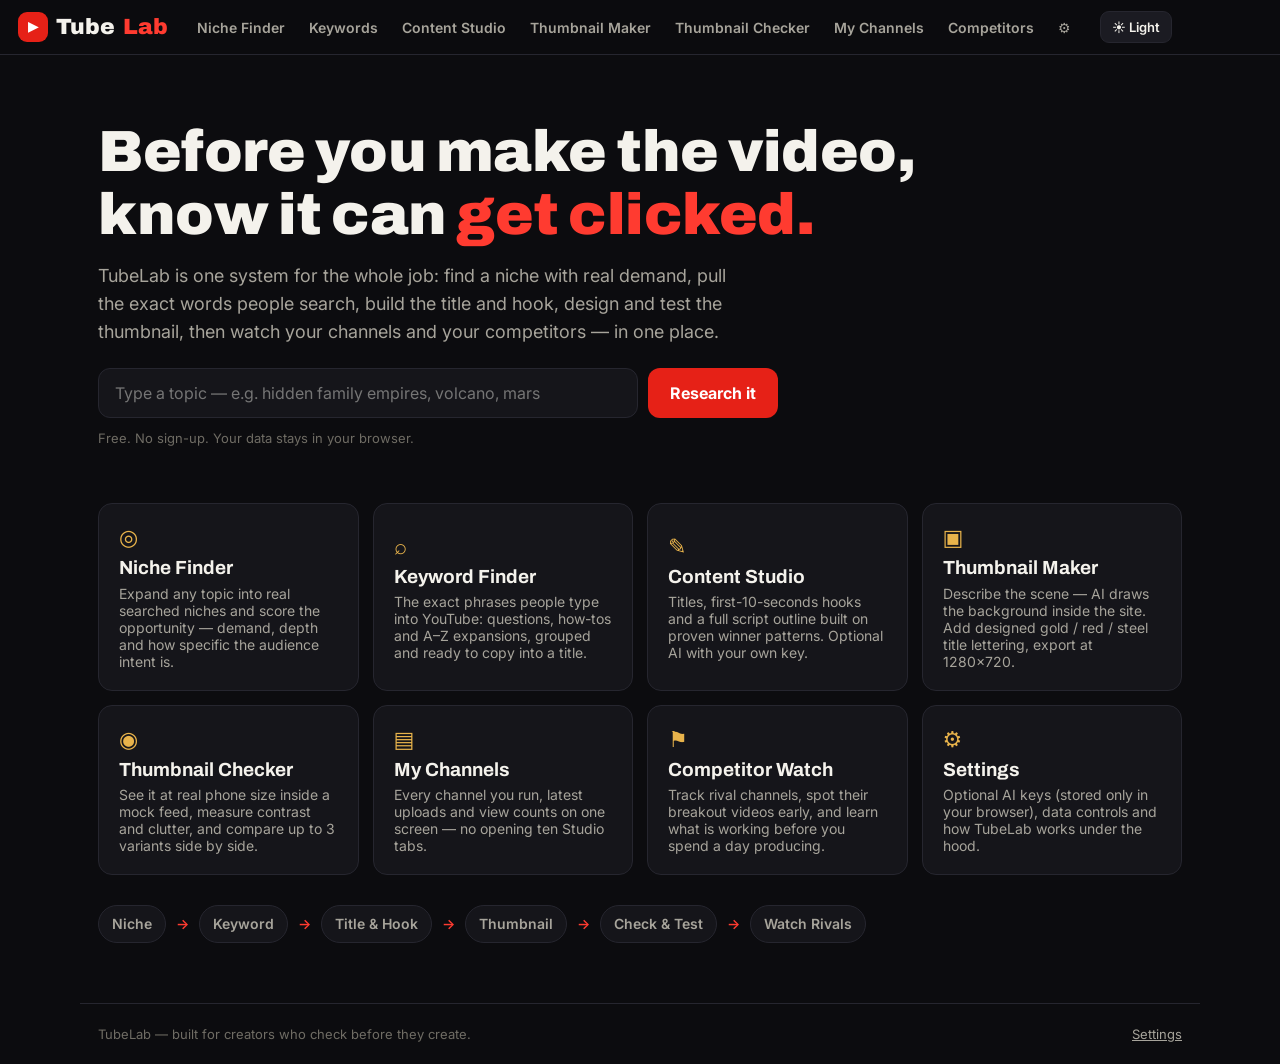
<file: index.html>
<!DOCTYPE html>
<html lang="en">
<head>
<meta charset="UTF-8">
<meta name="viewport" content="width=device-width, initial-scale=1.0">
<title>TubeLab — Free YouTube Growth Tools: Niche, Keywords, Titles & Thumbnails</title>
<meta name="description" content="TubeLab is a free all-in-one YouTube growth system: niche finder, keyword finder, AI title & hook studio, thumbnail maker, thumbnail checker, channel tracker and competitor watch. Built for creators who want views, not guesswork.">
<meta name="robots" content="index, follow">
<link rel="canonical" href="https://khuramshahzadmarar10-afk.github.io/tubelab/">
<meta property="og:type" content="website">
<meta property="og:title" content="TubeLab — YouTube Growth System">
<meta property="og:description" content="Find the niche, the keyword, the title and the thumbnail — before you make the video. Free YouTube creator tools in one place.">
<meta property="og:url" content="https://khuramshahzadmarar10-afk.github.io/tubelab/">
<meta name="twitter:card" content="summary_large_image">
<meta name="theme-color" content="#0c0c0f">
<link rel="icon" href="data:image/svg+xml,%3Csvg xmlns='http://www.w3.org/2000/svg' viewBox='0 0 64 64'%3E%3Crect width='64' height='64' rx='14' fill='%23e62117'/%3E%3Cpath d='M26 20l18 12-18 12z' fill='white'/%3E%3C/svg%3E">
<link rel="preconnect" href="https://fonts.googleapis.com">
<link href="https://fonts.googleapis.com/css2?family=Archivo:wght@500;700;900&family=Inter:wght@400;500;600&display=swap" rel="stylesheet">
<link rel="stylesheet" href="styles.css?v=20261113e">
<script type="application/ld+json">
{"@context":"https://schema.org","@type":"WebApplication","name":"TubeLab","url":"https://khuramshahzadmarar10-afk.github.io/tubelab/","applicationCategory":"BusinessApplication","operatingSystem":"Any","offers":{"@type":"Offer","price":"0","priceCurrency":"USD"},"description":"Free YouTube growth tools: niche finder, keyword finder, title and hook studio, thumbnail maker and checker, channel tracker and competitor watch."}
</script>
</head>
<body>
<header class="topbar">
  <a class="brand" href="#" data-nav="home"><span class="brand-mark">▶</span> Tube<em>Lab</em></a>
  <nav class="mainnav" id="mainNav">
    <button data-nav="niche">Niche Finder</button>
    <button data-nav="keywords">Keywords</button>
    <button data-nav="content">Content Studio</button>
    <button data-nav="maker">Thumbnail Maker</button>
    <button data-nav="checker">Thumbnail Checker</button>
    <button data-nav="channels">My Channels</button>
    <button data-nav="competitors">Competitors</button>
    <button data-nav="settings" class="nav-gear" title="Settings">⚙</button>
  </nav>
  <button id="themeToggle" class="theme-btn" title="Light / dark look">☀ Light</button>
</header>

<main>
  <!-- HOME -->
  <section class="page active" id="page-home">
    <div class="hero">
      <h1>Before you make the video,<br>know it can <span class="hl">get clicked.</span></h1>
      <p class="hero-sub">TubeLab is one system for the whole job: find a niche with real demand, pull the exact words people search, build the title and hook, design and test the thumbnail, then watch your channels and your competitors — in one place.</p>
      <form class="hero-search" id="heroSearch">
        <input type="text" id="heroSeed" placeholder="Type a topic — e.g. hidden family empires, volcano, mars" autocomplete="off">
        <button type="submit">Research it</button>
      </form>
      <p class="hero-note">Free. No sign-up. Your data stays in your browser.</p>
    </div>
    <div class="tool-grid">
      <button class="tool-card" data-nav="niche"><span class="tc-ico">◎</span><h3>Niche Finder</h3><p>Expand any topic into real searched niches and score the opportunity — demand, depth and how specific the audience intent is.</p></button>
      <button class="tool-card" data-nav="keywords"><span class="tc-ico">⌕</span><h3>Keyword Finder</h3><p>The exact phrases people type into YouTube: questions, how-tos and A–Z expansions, grouped and ready to copy into a title.</p></button>
      <button class="tool-card" data-nav="content"><span class="tc-ico">✎</span><h3>Content Studio</h3><p>Titles, first-10-seconds hooks and a full script outline built on proven winner patterns. Optional AI with your own key.</p></button>
      <button class="tool-card" data-nav="maker"><span class="tc-ico">▣</span><h3>Thumbnail Maker</h3><p>Describe the scene — AI draws the background inside the site. Add designed gold / red / steel title lettering, export at 1280×720.</p></button>
      <button class="tool-card" data-nav="checker"><span class="tc-ico">◉</span><h3>Thumbnail Checker</h3><p>See it at real phone size inside a mock feed, measure contrast and clutter, and compare up to 3 variants side by side.</p></button>
      <button class="tool-card" data-nav="channels"><span class="tc-ico">▤</span><h3>My Channels</h3><p>Every channel you run, latest uploads and view counts on one screen — no opening ten Studio tabs.</p></button>
      <button class="tool-card" data-nav="competitors"><span class="tc-ico">⚑</span><h3>Competitor Watch</h3><p>Track rival channels, spot their breakout videos early, and learn what is working before you spend a day producing.</p></button>
      <button class="tool-card" data-nav="settings"><span class="tc-ico">⚙</span><h3>Settings</h3><p>Optional AI keys (stored only in your browser), data controls and how TubeLab works under the hood.</p></button>
    </div>
    <div class="flow-strip">
      <span>Niche</span><i>→</i><span>Keyword</span><i>→</i><span>Title &amp; Hook</span><i>→</i><span>Thumbnail</span><i>→</i><span>Check &amp; Test</span><i>→</i><span>Watch Rivals</span>
    </div>
  </section>

  <!-- NICHE -->
  <section class="page" id="page-niche">
    <div class="page-head"><h2>Niche Finder</h2><p>Type a broad topic. TubeLab pulls what people actually search around it and scores each niche: <b>Demand</b> (how much search surrounds it), <b>Depth</b> (how many sub-topics exist) and <b>Intent</b> (how specific the searches are — specific usually clicks better).</p></div>
    <form class="searchbar" id="nicheForm">
      <input type="text" id="nicheSeed" placeholder="Broad topic — e.g. ocean, history, space, money" autocomplete="off">
      <button type="submit">Find niches</button>
    </form>
    <div class="status" id="nicheStatus"></div>
    <div class="results" id="nicheResults"></div>
  </section>

  <!-- KEYWORDS -->
  <section class="page" id="page-keywords">
    <div class="page-head"><h2>Keyword Finder</h2><p>The exact phrases people type into YouTube, pulled live from YouTube's own suggestions. Use the winning phrase as your title's first words — that is what the search bar rewards.</p></div>
    <form class="searchbar" id="kwForm">
      <input type="text" id="kwSeed" placeholder="Seed keyword — e.g. black hole, roman empire, dumbbell row" autocomplete="off">
      <button type="submit">Find keywords</button>
    </form>
    <div class="toolbar hidden" id="kwToolbar">
      <button class="chip-btn" id="kwCopy">Copy all</button>
      <button class="chip-btn" id="kwCsv">Download CSV</button>
      <span class="toolbar-note" id="kwCount"></span>
    </div>
    <div class="status" id="kwStatus"></div>
    <div class="results" id="kwResults"></div>
  </section>

  <!-- CONTENT STUDIO -->
  <section class="page" id="page-content">
    <div class="page-head"><h2>Content Studio</h2><p>Give it a topic (best: a keyword phrase from the Keyword Finder). It builds titles on winner patterns, a first-10-seconds hook that shows the topic itself, and a script outline with beats. If you add an AI key in Settings, the AI button writes fuller versions.</p></div>
    <form class="searchbar" id="contentForm">
      <input type="text" id="contentTopic" placeholder="Topic / keyword phrase — e.g. why the mars family hid their empire" autocomplete="off">
      <button type="submit">Build package</button>
      <button type="button" class="ghost-btn" id="contentAi">Build with AI ✦</button>
    </form>
    <div class="status" id="contentStatus"></div>
    <div class="results" id="contentResults"></div>
  </section>

  <!-- THUMBNAIL MAKER -->
  <section class="page" id="page-maker">
    <div class="page-head"><h2>Thumbnail Maker</h2><p>Design the whole thumbnail inside TubeLab. One dominant subject, a short hook, designed lettering — the pattern that wins the click. Export at full 1280×720.</p></div>
    <div class="maker-wrap">
      <div class="maker-controls">
        <div class="ai-box">
          <label class="fld"><span>AI background — describe the scene, AI draws it here</span>
            <textarea id="mkAiPrompt" rows="2" placeholder="e.g. a giant dragon flying over a burning medieval castle, storm sky, cinematic"></textarea>
          </label>
          <label class="fld"><span>Look — bright or dark?</span>
            <select id="mkMood">
              <option value="auto" selected>Match the topic (auto)</option>
              <option value="bright">Bright &amp; colorful</option>
              <option value="dark">Dark &amp; dramatic</option>
            </select>
          </label>
          <button class="primary-btn" id="mkAiGen" type="button">Generate AI background</button>
          <p class="mini-note" id="mkAiStatus">Free, no key, no login. One strong subject works best. Not happy? Press again — a new version comes.</p>
        </div>
        <label class="fld"><span>…or upload your own background image</span>
          <input type="file" id="mkBgFile" accept="image/*">
        </label>
        <label class="fld"><span>…or a scene</span>
          <select id="mkScene">
            <option value="">Choose a built-in scene</option>
            <option value="cinema">Cinematic dark</option>
            <option value="fire">Fire &amp; sparks</option>
            <option value="ocean">Deep ocean</option>
            <option value="space">Space black</option>
            <option value="gold">Royal gold</option>
            <option value="forest">Dark forest</option>
          </select>
        </label>
        <label class="fld"><span>…or stock photo URL</span>
          <input type="url" id="mkBgUrl" placeholder="https://… (image link)">
        </label>
        <label class="fld"><span>Title text (keep it 2–4 words)</span>
          <textarea id="mkText" rows="2" placeholder="THE LAST EMPIRE"></textarea>
        </label>
        <label class="fld"><span>Lettering style</span>
          <select id="mkStyle">
            <option value="gold">Metallic gold logo</option>
            <option value="red">Red alarm</option>
            <option value="steel">Steel epic</option>
            <option value="clean">Clean white bold</option>
          </select>
        </label>
        <label class="fld"><span>Text size <b id="mkSizeVal">92</b></span>
          <input type="range" id="mkSize" min="40" max="170" value="92">
        </label>
        <label class="fld"><span>Text position</span>
          <select id="mkPos"><option value="bottom">Bottom</option><option value="top">Top</option><option value="center">Center</option></select>
        </label>
        <label class="fld check"><input type="checkbox" id="mkBadge" checked> <span>“4K ULTRA HD” badge (top-right)</span></label>
        <label class="fld"><span>Darken background <b id="mkDarkVal">15%</b></span>
          <input type="range" id="mkDark" min="0" max="80" value="15">
        </label>
        <div class="btn-row">
          <button class="primary-btn" id="mkExport">Download PNG</button>
          <button class="ghost-btn" id="mkToChecker">Send to Checker</button>
        </div>
        <p class="mini-note">Tip: one face or one object filling the frame beats a busy scene. Let the picture pose the problem; the title explains it.</p>
      </div>
      <div class="maker-stage">
        <canvas id="mkCanvas" width="1280" height="720"></canvas>
        <div class="phone-peek"><span>Phone size:</span><canvas id="mkMini" width="320" height="180"></canvas></div>
      </div>
    </div>
  </section>

  <!-- THUMBNAIL CHECKER -->
  <section class="page" id="page-checker">
    <div class="page-head"><h2>Thumbnail Checker</h2><p>Upload up to 3 variants. TubeLab shows each at real feed sizes on a phone, measures brightness, contrast and visual clutter, and gives each a click-readiness score — the same checks to run before a Studio A/B test.</p></div>
    <label class="dropzone" id="ckDrop">
      <input type="file" id="ckFiles" accept="image/*" multiple hidden>
      <span>Tap to add thumbnails (up to 3)</span>
    </label>
    <div class="checker-grid" id="ckGrid"></div>
  </section>

  <!-- MY CHANNELS -->
  <section class="page" id="page-channels">
    <div class="page-head"><h2>My Channels</h2><p>Your whole fleet on one screen: latest uploads and public view counts, straight from YouTube's public feeds. Hit refresh on any channel — or all of them.</p></div>
    <div class="toolbar">
      <button class="chip-btn" id="chRefreshAll">Refresh all</button>
      <span class="toolbar-note" id="chUpdated"></span>
    </div>
    <div class="channel-grid" id="chGrid"></div>
    <form class="searchbar slim" id="chAddForm">
      <input type="text" id="chAddInput" placeholder="Add a channel: paste channel ID (UC…) or @handle" autocomplete="off">
      <button type="submit">Add channel</button>
    </form>
  </section>

  <!-- COMPETITORS -->
  <section class="page" id="page-competitors">
    <div class="page-head"><h2>Competitor Watch</h2><p>Add rival channels and TubeLab keeps their latest videos here, flagging <b>breakouts</b> — videos performing far above that channel's own normal numbers. A breakout is a proven topic: study it, then beat it with your own angle.</p></div>
    <form class="searchbar" id="compForm">
      <input type="text" id="compInput" placeholder="Competitor: paste channel ID (UC…) or @handle" autocomplete="off">
      <button type="submit">Watch channel</button>
    </form>
    <div class="status" id="compStatus"></div>
    <div class="channel-grid" id="compGrid"></div>
  </section>

  <!-- SETTINGS -->
  <section class="page" id="page-settings">
    <div class="page-head"><h2>Settings</h2><p><b>You do not need anything on this page.</b> TubeLab runs 100% without any key and without any login. The key boxes below are an optional extra for the AI writer in Content Studio — most people never open them.</p></div>
    <details class="settings-card adv">
      <summary>Advanced (optional) — AI writer keys</summary>
      <label class="fld"><span>Gemini API key (Google AI Studio)</span><input type="password" id="keyGemini" placeholder="Optional — leave empty"></label>
      <label class="fld"><span>OpenRouter API key</span><input type="password" id="keyOpenrouter" placeholder="Optional — leave empty"></label>
      <label class="fld"><span>Groq API key</span><input type="password" id="keyGroq" placeholder="Optional — leave empty"></label>
      <div class="btn-row"><button class="primary-btn" id="keysSave">Save keys in this browser</button><button class="ghost-btn" id="keysClear">Remove keys</button></div>
      <p class="mini-note" id="keysStatus">Keys are stored only in this browser — never sent anywhere except the provider you chose.</p>
    </details>
    <div class="settings-card">
      <h3>Your data</h3>
      <p class="mini-note">Watched competitors, added channels and cached channel feeds live in this browser's local storage. Nothing is uploaded to a TubeLab server — there isn't one.</p>
      <div class="btn-row"><button class="ghost-btn" id="dataWipe">Clear all TubeLab data</button></div>
    </div>
    <div class="settings-card">
      <h3>How it works</h3>
      <p class="mini-note">Keywords &amp; niches come from YouTube's own public suggestion feed, fetched live. Channel and competitor videos come from YouTube's public RSS feeds (through a public CORS helper when the browser needs one). Thumbnails are designed and measured entirely on your device with the canvas. Scores are transparent heuristics — the breakdown is always shown, never a black box.</p>
    </div>
  </section>
</main>

<footer class="foot">
  <span>TubeLab — built for creators who check before they create.</span>
  <span class="foot-links"><a href="#" data-nav="settings">Settings</a></span>
</footer>

<script src="app.js?v=20261113e"></script>
</body>
</html>
</file>
<file: styles.css>
:root{
  --bg:#0c0c0f; --panel:#15151a; --panel2:#1b1b22; --line:#26262f;
  --ink:#f4f2ec; --dim:#a7a49b; --faint:#6f6c64;
  --red:#e62117; --red-hot:#ff3b30; --gold:#e8b34b; --green:#3ecf6e;
  --bar:rgba(12,12,15,.92);
  --radius:14px;
}
[data-theme="light"]{
  --bg:#f4f2ec; --panel:#ffffff; --panel2:#ebe9e0; --line:#d5d1c4;
  --ink:#17171c; --dim:#55534c; --faint:#8a877d;
  --bar:rgba(244,242,236,.94);
}
.theme-btn{background:var(--panel2);border:1px solid var(--line);color:var(--ink);border-radius:9px;padding:7px 11px;font-size:13px;font-weight:600;white-space:nowrap}
*{box-sizing:border-box}
html{scroll-behavior:smooth}
body{margin:0;background:var(--bg);color:var(--ink);font-family:Inter,system-ui,sans-serif;font-size:16px;line-height:1.55}
h1,h2,h3{font-family:Archivo,Inter,sans-serif;line-height:1.08;margin:0}
a{color:var(--gold)}
button{font-family:inherit;cursor:pointer}
input,select,textarea{font-family:inherit}

/* top bar */
.topbar{position:sticky;top:0;z-index:50;display:flex;align-items:center;gap:18px;padding:10px 18px;background:var(--bar);backdrop-filter:blur(10px);border-bottom:1px solid var(--line)}
.brand{font-family:Archivo;font-weight:900;font-size:22px;color:var(--ink);text-decoration:none;display:flex;align-items:center;gap:8px;white-space:nowrap}
.brand em{font-style:normal;color:var(--red-hot)}
.brand-mark{display:inline-grid;place-items:center;width:30px;height:30px;border-radius:9px;background:var(--red);color:#fff;font-size:13px}
.mainnav{display:flex;gap:2px;overflow-x:auto;scrollbar-width:none}
.mainnav::-webkit-scrollbar{display:none}
.mainnav button{background:none;border:0;color:var(--dim);font-size:14px;font-weight:600;padding:8px 11px;border-radius:9px;white-space:nowrap}
.mainnav button:hover{color:var(--ink);background:var(--panel2)}
.mainnav button.active{color:#fff;background:var(--red)}
.nav-gear{font-size:16px}

main{max-width:1120px;margin:0 auto;padding:28px 18px 60px}
.page{display:none}
.page.active{display:block}

/* hero */
.hero{padding:38px 0 8px}
.hero h1{font-size:clamp(34px,6vw,58px);font-weight:900;letter-spacing:-.5px}
.hero .hl{color:var(--red-hot)}
.hero-sub{color:var(--dim);font-size:18px;max-width:640px;margin:16px 0 22px}
.hero-search{display:flex;gap:10px;max-width:680px}
.hero-search input{flex:1;background:var(--panel);border:1px solid var(--line);border-radius:12px;color:var(--ink);font-size:16px;padding:14px 16px;min-width:0}
.hero-search input:focus{outline:2px solid var(--red);border-color:transparent}
.hero-search button{background:var(--red);border:0;color:#fff;font-weight:700;font-size:16px;padding:14px 22px;border-radius:12px}
.hero-search button:hover{background:var(--red-hot)}
.hero-note{color:var(--faint);font-size:13px;margin-top:10px}

.tool-grid{display:grid;grid-template-columns:repeat(auto-fill,minmax(240px,1fr));gap:14px;margin-top:34px}
.tool-card{text-align:left;background:var(--panel);border:1px solid var(--line);border-radius:var(--radius);padding:20px;color:var(--ink)}
.tool-card:hover{border-color:var(--red);transform:translateY(-2px)}
.tool-card{transition:transform .15s,border-color .15s}
.tc-ico{font-size:22px;color:var(--gold)}
.tool-card h3{font-size:19px;margin:8px 0 6px}
.tool-card p{color:var(--dim);font-size:14px;margin:0}
.flow-strip{display:flex;flex-wrap:wrap;align-items:center;gap:10px;margin-top:30px;color:var(--dim);font-weight:600;font-size:14px}
.flow-strip span{background:var(--panel);border:1px solid var(--line);padding:7px 13px;border-radius:99px}
.flow-strip i{color:var(--red-hot);font-style:normal}

/* pages */
.page-head h2{font-size:32px;font-weight:900}
.page-head p{color:var(--dim);max-width:720px;margin:10px 0 20px}
.searchbar{display:flex;gap:10px;flex-wrap:wrap}
.searchbar input{flex:1;min-width:220px;background:var(--panel);border:1px solid var(--line);border-radius:12px;color:var(--ink);font-size:16px;padding:13px 16px}
.searchbar input:focus{outline:2px solid var(--red);border-color:transparent}
.searchbar button[type=submit]{background:var(--red);border:0;color:#fff;font-weight:700;padding:13px 20px;border-radius:12px}
.searchbar button[type=submit]:hover{background:var(--red-hot)}
.searchbar.slim{margin-top:22px}
.ghost-btn{background:var(--panel2);border:1px solid var(--line);color:var(--ink);font-weight:600;padding:12px 18px;border-radius:12px}
.ghost-btn:hover{border-color:var(--gold)}
.primary-btn{background:var(--red);border:0;color:#fff;font-weight:700;padding:12px 20px;border-radius:12px}
.primary-btn:hover{background:var(--red-hot)}
.status{color:var(--gold);min-height:24px;margin:12px 0;font-size:14px}
.status.err{color:var(--red-hot)}
.results{margin-top:8px}
.hidden{display:none!important}
.toolbar{display:flex;gap:10px;align-items:center;margin:14px 0;flex-wrap:wrap}
.chip-btn{background:var(--panel2);border:1px solid var(--line);color:var(--ink);font-weight:600;padding:8px 14px;border-radius:99px;font-size:14px}
.chip-btn:hover{border-color:var(--gold)}
.toolbar-note{color:var(--faint);font-size:13px}

/* result cards */
.kw-group{margin:22px 0}
.kw-group h3{font-size:18px;margin-bottom:10px;color:var(--gold)}
.kw-list{display:flex;flex-wrap:wrap;gap:8px}
.kw-item{background:var(--panel);border:1px solid var(--line);border-radius:99px;padding:8px 8px 8px 14px;font-size:14px;display:inline-flex;align-items:center;gap:8px}
.kw-item:hover{border-color:var(--red)}
.kw-item .mini{background:var(--panel2);border:1px solid var(--line);color:var(--dim);border-radius:99px;font-size:11px;padding:3px 8px}
.kw-item .mini:hover{color:#fff;border-color:var(--gold)}
.niche-card{background:var(--panel);border:1px solid var(--line);border-radius:var(--radius);padding:18px;margin-bottom:12px}
.niche-card h3{font-size:20px;text-transform:capitalize}
.niche-card .sub{color:var(--dim);font-size:14px;margin:4px 0 12px}
.score-row{display:grid;grid-template-columns:110px 1fr 44px;gap:10px;align-items:center;font-size:13px;color:var(--dim);margin:5px 0}
.score-bar{height:8px;background:var(--panel2);border-radius:99px;overflow:hidden}
.score-bar i{display:block;height:100%;background:linear-gradient(90deg,var(--gold),var(--red-hot));border-radius:99px}
.niche-actions{display:flex;gap:8px;margin-top:12px;flex-wrap:wrap}
.opp{display:inline-block;background:var(--red);color:#fff;font-weight:700;font-size:12px;padding:3px 10px;border-radius:99px;margin-left:8px;vertical-align:middle}
.opp.mid{background:#8a6d1f}.opp.low{background:var(--panel2);color:var(--dim);border:1px solid var(--line)}

.ai-box{background:var(--panel2);border:1px solid var(--line);border-left:3px solid var(--gold);border-radius:8px;padding:14px;margin-bottom:16px}
.adv summary{cursor:pointer;font-weight:700;color:var(--ink);padding:4px 0 10px}

/* content studio */
.pkg{background:var(--panel);border:1px solid var(--line);border-radius:var(--radius);padding:20px;margin-bottom:14px}
.pkg h3{color:var(--gold);font-size:17px;margin-bottom:12px}
.title-line{padding:9px 0;border-bottom:1px dashed var(--line);font-size:16px;line-height:1.35}
.title-line:last-child{border-bottom:0}
.title-line .pat{display:block;color:var(--faint);font-size:12px;padding-top:2px}
.hook-box{background:var(--panel2);border-left:3px solid var(--red);border-radius:8px;padding:14px 16px;font-size:16px;margin-bottom:10px}
.beat{display:flex;gap:12px;padding:8px 0;border-bottom:1px dashed var(--line)}
.beat:last-child{border:0}
.beat .t{color:var(--gold);font-weight:700;white-space:nowrap;font-size:14px;padding-top:2px}
.beat p{margin:0;color:var(--dim);font-size:14px}
.beat b{color:var(--ink)}
.copy-btn{background:none;border:1px solid var(--line);color:var(--dim);border-radius:8px;font-size:12px;padding:4px 10px}
.copy-btn:hover{color:#fff;border-color:var(--gold)}
pre.ai-out{white-space:pre-wrap;background:var(--panel2);border-radius:10px;padding:16px;font-family:Inter;font-size:14px;color:var(--ink);overflow-x:auto}

/* maker */
.maker-wrap{display:grid;grid-template-columns:320px 1fr;gap:22px;align-items:start}
.maker-controls{background:var(--panel);border:1px solid var(--line);border-radius:var(--radius);padding:18px;display:flex;flex-direction:column;gap:13px}
.fld{display:flex;flex-direction:column;gap:6px;font-size:13px;color:var(--dim);font-weight:600}
.fld input[type=text],.fld input[type=url],.fld input[type=password],.fld select,.fld textarea{background:var(--panel2);border:1px solid var(--line);border-radius:9px;color:var(--ink);padding:10px 12px;font-size:14px;width:100%}
.fld textarea{resize:vertical}
.fld b{color:var(--gold)}
.fld.check{flex-direction:row;align-items:center;gap:8px}
.btn-row{display:flex;gap:10px;flex-wrap:wrap}
.mini-note{color:var(--faint);font-size:13px;margin:0}
.maker-stage{background:var(--panel);border:1px solid var(--line);border-radius:var(--radius);padding:16px}
.maker-stage canvas#mkCanvas{width:100%;height:auto;border-radius:8px;display:block;background:#000}
.phone-peek{display:flex;align-items:center;gap:12px;margin-top:14px;color:var(--faint);font-size:13px}
.phone-peek canvas{width:180px;height:auto;border-radius:5px;border:1px solid var(--line)}

/* checker */
.dropzone{display:grid;place-items:center;border:2px dashed var(--line);border-radius:var(--radius);padding:34px;color:var(--dim);font-weight:600;cursor:pointer;background:var(--panel)}
.dropzone:hover{border-color:var(--red);color:var(--ink)}
.checker-grid{display:grid;grid-template-columns:repeat(auto-fill,minmax(300px,1fr));gap:16px;margin-top:18px}
.ck-card{background:var(--panel);border:1px solid var(--line);border-radius:var(--radius);padding:16px}
.ck-card img.main{width:100%;border-radius:8px;display:block}
.ck-sizes{display:flex;gap:12px;margin:12px 0;align-items:flex-end}
.ck-sizes figure{margin:0;text-align:center}
.ck-sizes img{border-radius:4px;border:1px solid var(--line);display:block}
.ck-sizes figcaption{color:var(--faint);font-size:11px;margin-top:4px}
.ck-score{font-family:Archivo;font-weight:900;font-size:30px}
.ck-verdict{color:var(--dim);font-size:14px}
.ck-verdict li{margin:3px 0}
.feed-mock{background:#0f0f0f;border:1px solid var(--line);border-radius:10px;padding:10px;margin-top:10px}
.feed-mock .fm-row{display:flex;gap:10px;align-items:flex-start;padding:8px 0;border-bottom:1px solid #1d1d22}
.feed-mock .fm-row:last-child{border:0}
.feed-mock img{width:118px;border-radius:6px}
.feed-mock .fm-t{font-size:12px;font-weight:600;color:#eee;line-height:1.3}
.feed-mock .fm-s{font-size:11px;color:#888}
.feed-mock .fm-thumb{width:118px;height:66px;border-radius:6px;background:linear-gradient(135deg,#23232b,#17171d);display:grid;place-items:center;color:#555;font-size:11px;flex:none}

/* channels */
.channel-grid{display:grid;grid-template-columns:repeat(auto-fill,minmax(320px,1fr));gap:16px}
.ch-card{background:var(--panel);border:1px solid var(--line);border-radius:var(--radius);padding:16px}
.ch-head{display:flex;justify-content:space-between;align-items:flex-start;gap:10px}
.ch-head h3{font-size:18px}
.ch-head .handle{color:var(--faint);font-size:13px}
.ch-refresh{background:var(--panel2);border:1px solid var(--line);color:var(--dim);border-radius:8px;padding:5px 11px;font-size:12px;font-weight:600}
.ch-refresh:hover{color:#fff;border-color:var(--gold)}
.vid{display:flex;gap:11px;padding:10px 0;border-top:1px dashed var(--line);text-decoration:none;color:var(--ink)}
.vid img{width:110px;height:62px;object-fit:cover;border-radius:6px;flex:none;background:#000}
.vid .vt{font-size:13.5px;font-weight:600;line-height:1.35}
.vid .vm{font-size:12px;color:var(--faint);margin-top:3px}
.breakout{background:var(--red);color:#fff;font-size:11px;font-weight:700;border-radius:99px;padding:2px 8px;margin-left:6px;white-space:nowrap}
.ch-empty{color:var(--faint);font-size:14px;padding:16px 0 4px}
.ch-remove{background:none;border:0;color:var(--faint);font-size:12px;text-decoration:underline;padding:0}

/* settings */
.settings-card{background:var(--panel);border:1px solid var(--line);border-radius:var(--radius);padding:20px;margin-bottom:16px;max-width:640px}
.settings-card h3{margin-bottom:8px}
.settings-card .fld{margin-bottom:12px}

.foot{border-top:1px solid var(--line);padding:20px 18px;display:flex;justify-content:space-between;gap:14px;flex-wrap:wrap;color:var(--faint);font-size:13px;max-width:1120px;margin:0 auto}
.foot a{color:var(--dim)}

@media (max-width:860px){
  .maker-wrap{grid-template-columns:1fr}
  .hero h1{font-size:34px}
  .topbar{flex-wrap:wrap}
}
:focus-visible{outline:2px solid var(--gold);outline-offset:2px}
@media (prefers-reduced-motion:reduce){*{transition:none!important}}
</file>
